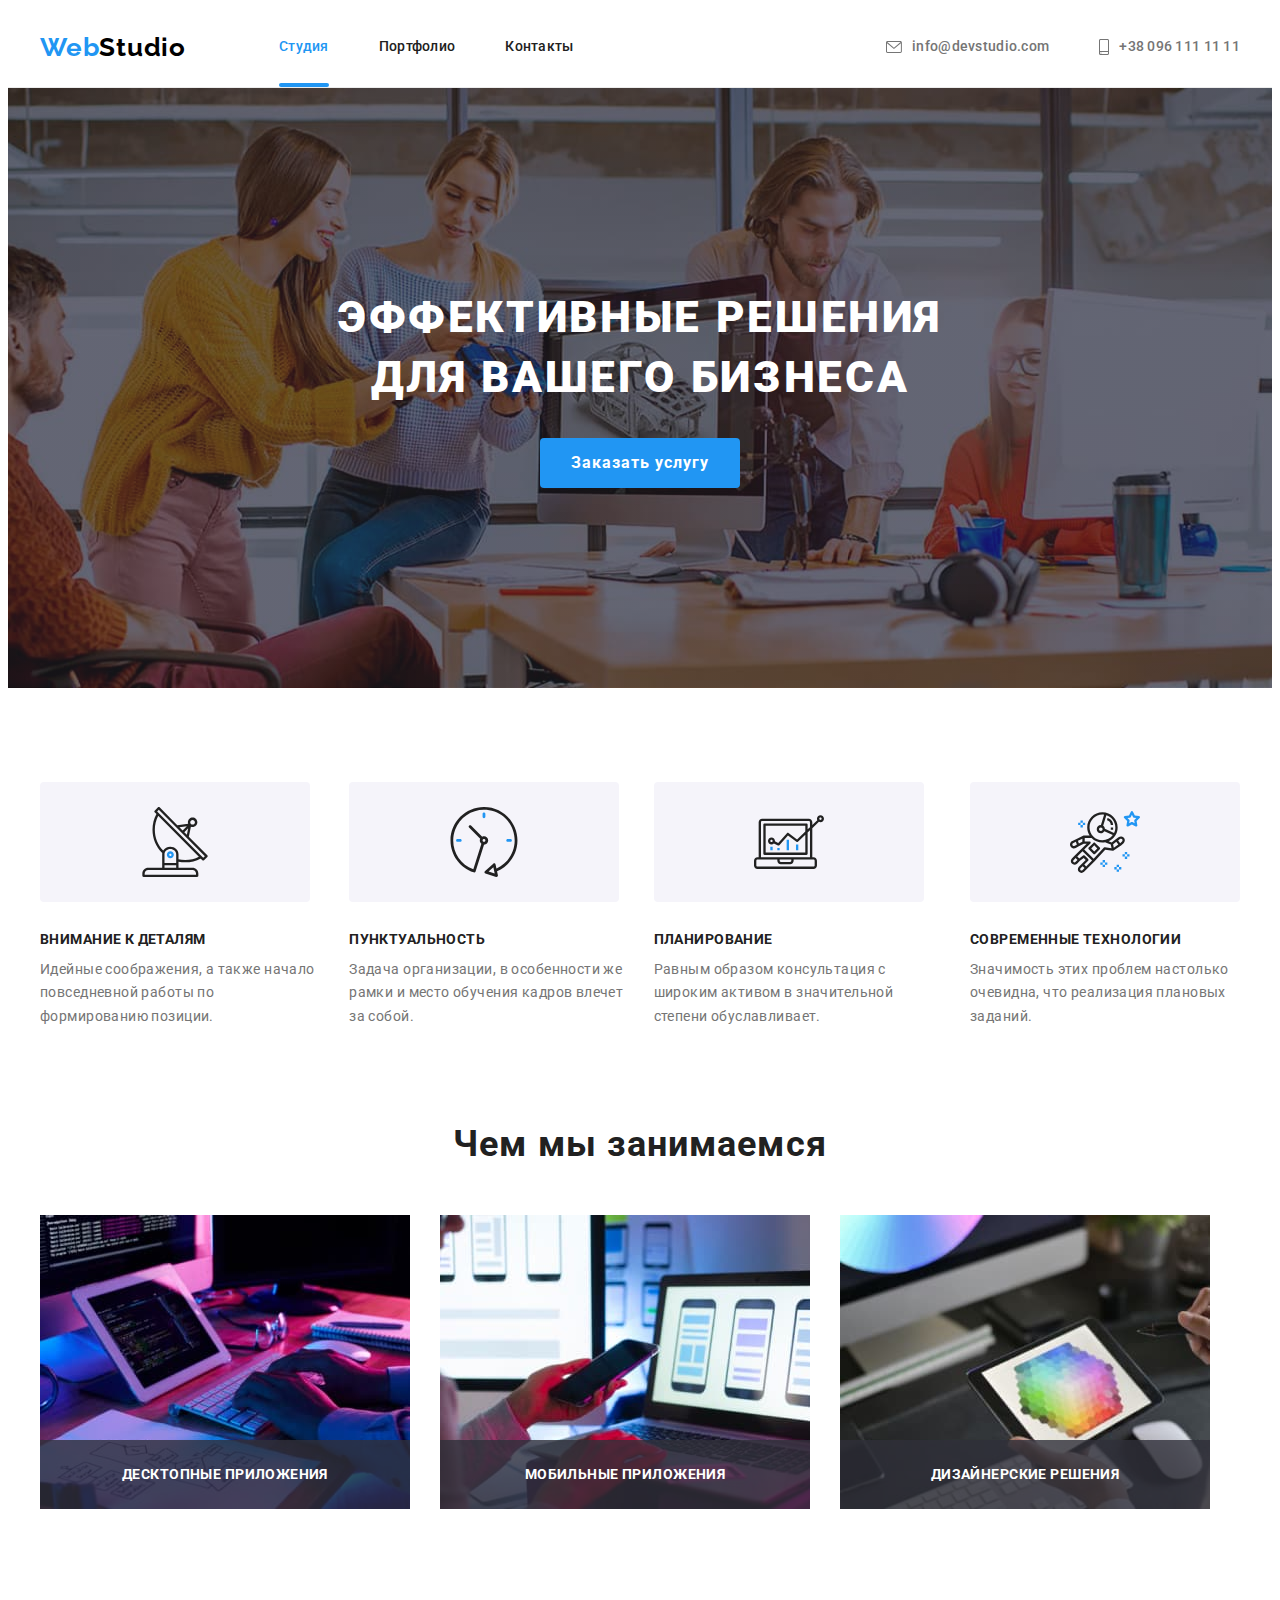
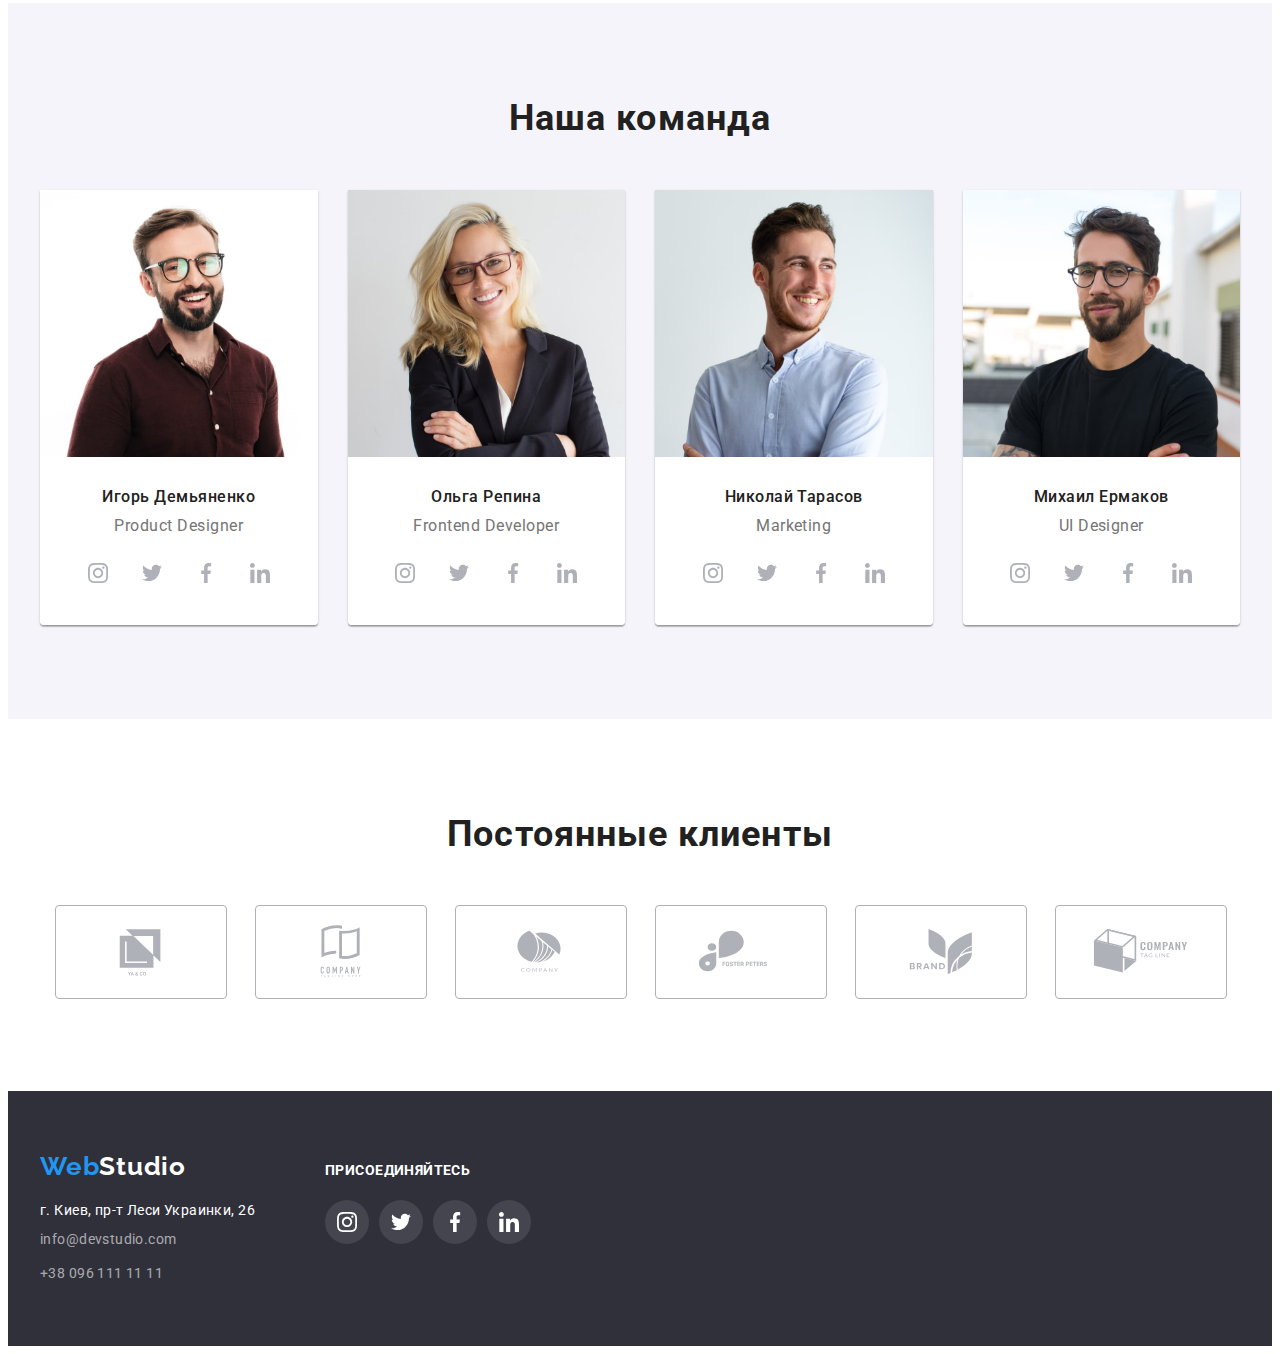
<file: index.html>
<!DOCTYPE html>
<html lang="ru">
<head>
    <meta charset="UTF-8">
    <meta http-equiv="X-UA-Compatible" content="IE=edge">
    <meta name="viewport" content="width=device-width, initial-scale=1.0">
    <link rel="preconnect" href="https://fonts.googleapis.com"> 
    <link rel="preconnect" href="https://fonts.gstatic.com" crossorigin> 
    <link href="https://fonts.googleapis.com/css2?family=Raleway:wght@700&family=Roboto:wght@400;500;700;900&display=swap" rel="stylesheet">
    
    <title>WebStudio</title>
    <link rel="stylesheet" href="https://cdnjs.cloudflare.com/ajax/libs/modern-normalize/1.1.0/modern-normalize.min.css" integrity="sha512-wpPYUAdjBVSE4KJnH1VR1HeZfpl1ub8YT/NKx4PuQ5NmX2tKuGu6U/JRp5y+Y8XG2tV+wKQpNHVUX03MfMFn9Q==" crossorigin="anonymous" referrerpolicy="no-referrer" />
    <link rel="stylesheet" href="./css/styles.css" >
</head>

<body>

    <!--Хедер-->
    <header class="header">
        <div class="container header-container">

            <nav class="header-nav">
                
                <a class="header-logo link" href="./index.html"><span class="header-logo-accent">Web</span>Studio</a>
                
                <ul class="header-list list">
                    <li class="header-item"><a class="header-link link current" href="./index.html">Студия</a></li>
                    <li class="header-item"><a class="header-link link" href="./portfolio.html">Портфолио</a></li>
                    <li class="header-item"><a class="header-link link" href="">Контакты</a></li>
                </ul> 
                    
            </nav>
            
            <ul class="header-contact-list list">
                    <li class="header-contact-item">
                        <a class="header-mail link" href="mailto:info@devstudio.com">
                            <svg class="contact-icon" width="16" height="12">
                                <use href="./images/icons.svg#icon-mail"></use>
                            </svg>info@devstudio.com
                        </a>
                    </li>
                    <li class="header-contact-item">
                        <a class="header-tel link" href="tel:+380961111111">
                            <svg class="contact-icon" width="10" height="16">
                                <use href="./images/icons.svg#icon-tel"></use>
                            </svg>+38 096 111 11 11
                        </a>
                    </li>
            </ul>
            
        </div>
    </header>
    
    <main>

        <!--Герой-->
        <section class="hero">
            <div class="container">
                <h1 class="hero-title">Эффективные решения для вашего бизнеса</h1>
                <button type="button" class="hero-btn" data-modal-open>Заказать услугу</button>
            </div>
        </section>
        

        <!--Наши преимущества-->
        <section class="benefits">
            <div class="container">
                <h2 class="visually-hidden">Наши приимущества</h2>

                <ul class="benefits-list list">
                    <li class="benefits-item">
                        <div class="benefits-box-icon">
                            <svg class="benefits-icon" width="70" height="70">
                                <use href="./images/icons.svg#icon-antenna"></use>
                            </svg>
                        </div>
                        <h3 class="benefits-item-title">Внимание к деталям</h3>

                        <p class="benefits-item-text">Идейные соображения, а также начало повседневной работы по формированию позиции.</p>
                    </li>
                    <li class="benefits-item">
                        <div class="benefits-box-icon">
                            <svg class="benefits-icon" width="70" height="70">
                                <use href="./images/icons.svg#icon-clock"></use>
                            </svg>
                        </div>
                        <h3 class="benefits-item-title">Пунктуальность</h3>
                    
                        <p class="benefits-item-text">Задача организации, в особенности же рамки и место обучения кадров влечет за собой.</p>
                    </li>
                    <li class="benefits-item">
                        <div class="benefits-box-icon">
                            <svg class="benefits-icon" width="70" height="70">
                                <use href="./images/icons.svg#icon-diagram"></use>
                            </svg>
                        </div>
                        <h3 class="benefits-item-title">Планирование</h3>
                    
                        <p class="benefits-item-text">Равным образом консультация с широким активом в значительной степени обуславливает.</p>
                    </li>
                    <li class="benefits-item">
                        <div class="benefits-box-icon">
                            <svg class="benefits-icon" width="70" height="70">
                                <use href="./images/icons.svg#icon-astronaut"></use>
                            </svg>
                        </div>
                        <h3 class="benefits-item-title">Современные технологии</h3>
                    
                        <p class="benefits-item-text">Значимость этих проблем настолько очевидна, что реализация плановых заданий.</p>
                    </li>
                </ul>
            </div>
        </section>

        <!--Чем мы занимаемся-->
        <section class="work">
            <div class="container">
                <h2 class="work-title">Чем мы занимаемся</h2>

                <ul class="work-list list">
                    <li class="work-item">
                        <div class="work-item-box">
                            <img src="./images/box-1.jpg" alt="разработка десктопных приложений" width="370">
                            <p class="work-item-text">Десктопные приложения</p>
                        </div>
                    </li>
                    <li class="work-item">
                        <div class="work-item-box">
                            <img src="./images/box-2.jpg" alt="разработка мобильных приложений" width="370">
                            <p class="work-item-text">Мобильные приложения</p>
                        </div>    
                    </li>
                    <li class="work-item">
                        <div class="work-item-box">
                            <img src="./images/box-3.jpg" alt="разработка дизайнерских решений" width="370">
                            <p class="work-item-text">Дизайнерские решения</p>
                        </div>    
                    </li>
                </ul>
            </div>
        </section>

        <!--Наша команда-->
        <section class="team">
            <div class="container">
                <h2 class="team-title">Наша команда</h2>
                <ul class="team-list list">
                    <li class="team-item">
                        <img src="./images/foto-1.jpg" alt="фото Игоря Демьяненко" width="270">
                        <div class="team-card">
                            <h3 class="team-item-title">Игорь Демьяненко</h3>
                            <p lang="en" class="team-item-text">Product Designer</p>
                            <ul class="team-soc-list list">
                                <li class="team-soc-item">
                                    <a href="" class="team-soc-link link">
                                        <svg class="team-soc-icon" width="20" height="20">
                                            <use href="./images/icons.svg#icon-instagram"></use>
                                        </svg>
                                    </a>
                                </li>
                                <li class="team-soc-item">
                                    <a href="" class="team-soc-link link">
                                        <svg class="team-soc-icon" width="20" height="20">
                                            <use href="./images/icons.svg#icon-twitter"></use>
                                        </svg>
                                    </a>
                                </li>
                                <li class="team-soc-item">
                                    <a href="" class="team-soc-link link">
                                        <svg class="team-soc-icon" width="20" height="20">
                                            <use href="./images/icons.svg#icon-facebook"></use>
                                        </svg>
                                    </a>
                                </li>
                                <li class="team-soc-item">
                                    <a href="" class="team-soc-link link">
                                        <svg class="team-soc-icon" width="20" height="20">
                                            <use href="./images/icons.svg#icon-linkedin"></use>
                                        </svg>
                                    </a>
                                </li>
                            </ul>
                        </div>
                    </li>
                    <li class="team-item">
                        <img src="./images/foto-2.jpg" alt="фото Ольги Репиной" width="270">
                        <div class="team-card">
                            <h3 class="team-item-title">Ольга Репина</h3>
                            <p lang="en" class="team-item-text">Frontend Developer</p>
                            <ul class="team-soc-list list">
                                <li class="team-soc-item">
                                    <a href="" class="team-soc-link link">
                                        <svg class="team-soc-icon" width="20" height="20">
                                            <use href="./images/icons.svg#icon-instagram"></use>
                                        </svg>
                                    </a>
                                </li>
                                <li class="team-soc-item">
                                    <a href="" class="team-soc-link link">
                                        <svg class="team-soc-icon" width="20" height="20">
                                            <use href="./images/icons.svg#icon-twitter"></use>
                                        </svg>
                                    </a>
                                </li>
                                <li class="team-soc-item">
                                    <a href="" class="team-soc-link link">
                                        <svg class="team-soc-icon" width="20" height="20">
                                            <use href="./images/icons.svg#icon-facebook"></use>
                                        </svg>
                                    </a>
                                </li>
                                <li class="team-soc-item">
                                    <a href="" class="team-soc-link link">
                                        <svg class="team-soc-icon" width="20" height="20">
                                            <use href="./images/icons.svg#icon-linkedin"></use>
                                        </svg>
                                    </a>
                                </li>
                            </ul>
                        </div>
                    </li>
                    <li class="team-item">
                        <img src="./images/foto-3.jpg" alt="фото Николая Тарасова" width="270">
                        <div class="team-card">
                            <h3 class="team-item-title">Николай Тарасов</h3>
                            <p lang="en" class="team-item-text">Marketing</p>
                            <ul class="team-soc-list list">
                                <li class="team-soc-item">
                                    <a href="" class="team-soc-link link">
                                        <svg class="team-soc-icon" width="20" height="20">
                                            <use href="./images/icons.svg#icon-instagram"></use>
                                        </svg>
                                    </a>
                                </li>
                                <li class="team-soc-item">
                                    <a href="" class="team-soc-link link">
                                        <svg class="team-soc-icon" width="20" height="20">
                                            <use href="./images/icons.svg#icon-twitter"></use>
                                        </svg>
                                    </a>
                                </li>
                                <li class="team-soc-item">
                                    <a href="" class="team-soc-link link">
                                        <svg class="team-soc-icon" width="20" height="20">
                                            <use href="./images/icons.svg#icon-facebook"></use>
                                        </svg>
                                    </a>
                                </li>
                                <li class="team-soc-item">
                                    <a href="" class="team-soc-link link">
                                        <svg class="team-soc-icon" width="20" height="20">
                                            <use href="./images/icons.svg#icon-linkedin"></use>
                                        </svg>
                                    </a>
                                </li>
                            </ul>
                        </div>
                    </li>
                    <li class="team-item">
                        <img src="./images/foto-4.jpg" alt="фото Михаила Ермакова" width="270">
                        <div class="team-card">
                            <h3 class="team-item-title">Михаил Ермаков</h3>
                            <p lang="en" class="team-item-text">UI Designer</p>
                            <ul class="team-soc-list list">
                                <li class="team-soc-item">
                                    <a href="" class="team-soc-link link">
                                        <svg class="team-soc-icon" width="20" height="20">
                                            <use href="./images/icons.svg#icon-instagram"></use>
                                        </svg>
                                    </a>
                                </li>
                                <li class="team-soc-item">
                                    <a href="" class="team-soc-link link">
                                        <svg class="team-soc-icon" width="20" height="20">
                                            <use href="./images/icons.svg#icon-twitter"></use>
                                        </svg>
                                    </a>
                                </li>
                                <li class="team-soc-item">
                                    <a href="" class="team-soc-link link">
                                        <svg class="team-soc-icon" width="20" height="20">
                                            <use href="./images/icons.svg#icon-facebook"></use>
                                        </svg>
                                    </a>
                                </li>
                                <li class="team-soc-item">
                                    <a href="" class="team-soc-link link">
                                        <svg class="team-soc-icon" width="20" height="20">
                                            <use href="./images/icons.svg#icon-linkedin"></use>
                                        </svg>
                                    </a>
                                </li>
                            </ul>
                        </div>
                    </li>
                </ul>
            </div>
        </section>

        <!--Постоянные клиенты-->
        <section class="clients">
            <div class="container">
                <h2 class="clients-title">Постоянные клиенты</h2>
                <ul class="clients-list list">
                    <li class="clients-list-item">
                        <a href="" class="clients-list-link">
                            <svg class="clients-icon" width="106" height="60">
                                <use href="./images/icons.svg#icon-client1"></use>
                            </svg>
                        </a>
                    </li>
                    <li class="clients-list-item">
                        <a href=""  class="clients-list-link">
                            <svg class="clients-icon" width="106" height="60">
                                <use href="./images/icons.svg#icon-client2"></use>
                            </svg>
                        </a>
                    </li>
                    <li class="clients-list-item">
                        <a href=""  class="clients-list-link">
                            <svg class="clients-icon" width="106" height="60">
                                <use href="./images/icons.svg#icon-client3"></use>
                            </svg>
                        </a>
                    </li>
                    <li class="clients-list-item">
                        <a href=""  class="clients-list-link">
                            <svg class="clients-icon" width="106" height="60">
                                <use href="./images/icons.svg#icon-client4"></use>
                            </svg>
                        </a>
                    </li>
                    <li class="clients-list-item">
                        <a href=""  class="clients-list-link">
                            <svg class="clients-icon" width="106" height="60">
                                <use href="./images/icons.svg#icon-client5"></use>
                            </svg>
                        </a>
                    </li>
                    <li class="clients-list-item">
                        <a href=""  class="clients-list-link">
                            <svg class="clients-icon" width="106" height="60">
                                <use href="./images/icons.svg#icon-client6"></use>
                            </svg>
                        </a>
                    </li>
                </ul>
            </div> 
        </section>
    </main>

    <!--Футер-->
    <footer class="footer">
        <div class="container footer-container">
            <div class="footer-address-box">
                <a class="footer-logo link" href="./index.html"><span class="footer-logo-accent">Web</span>Studio</a>

                <address class="address">
                    <ul class="address-list list">
                        <li class="address-item"><a class="address-link link" href="https://goo.gl/maps/ZwB9ssRZyBHwh2qP6" target="_blank" rel="noreferrer noopener nofollow">г. Киев, пр-т Леси Украинки, 26</a></li>
                        <li class="address-item"><a class="address-mail link" href="mailto:info@devstudio.com">info@devstudio.com</a></li>
                        <li class="address-item"><a class="address-tel link" href="tel:+380961111111">+38 096 111 11 11</a></li>
                    </ul>   
                </address>
            </div>
            <div class="footer-join-box">
                <h3 class="footer-join-tite">присоединяйтесь</h3>
                <ul class="footer-join-list list">
                    <li class="footer-join-item">
                        <a class="footer-join-link link">
                            <svg class="team-soc-icon" width="20" height="20">
                                <use href="./images/icons.svg#icon-instagram"></use>
                            </svg>
                        </a>
                    </li>
                    <li class="footer-join-item">
                        <a class="footer-join-link link">
                            <svg class="team-soc-icon" width="20" height="20">
                                <use href="./images/icons.svg#icon-twitter"></use>
                            </svg>
                        </a>
                    </li>
                    <li class="footer-join-item">
                        <a class="footer-join-link link">
                            <svg class="team-soc-icon" width="20" height="20">
                                <use href="./images/icons.svg#icon-facebook"></use>
                            </svg>
                        </a>
                    </li>
                    <li class="footer-join-item">
                        <a class="footer-join-link link">
                            <svg class="team-soc-icon" width="20" height="20">
                                <use href="./images/icons.svg#icon-linkedin"></use>
                            </svg>
                        </a>
                    </li>
                </ul>
            </div>
        </div>
    </footer>

    <div class="backdrop is-hidden" data-modal>
        <div class="modal">
            <button type="button" class="modal-close-btn" data-modal-close>
                <svg class="modal-close-icon" width="18" height="18">
                   <use href="./images/icons.svg#icon-close-modal"></use>
                </svg>
            </button>
        </div>
    </div>
    <script src="./js/modal.js"></script>
</body>
</html>
</file>
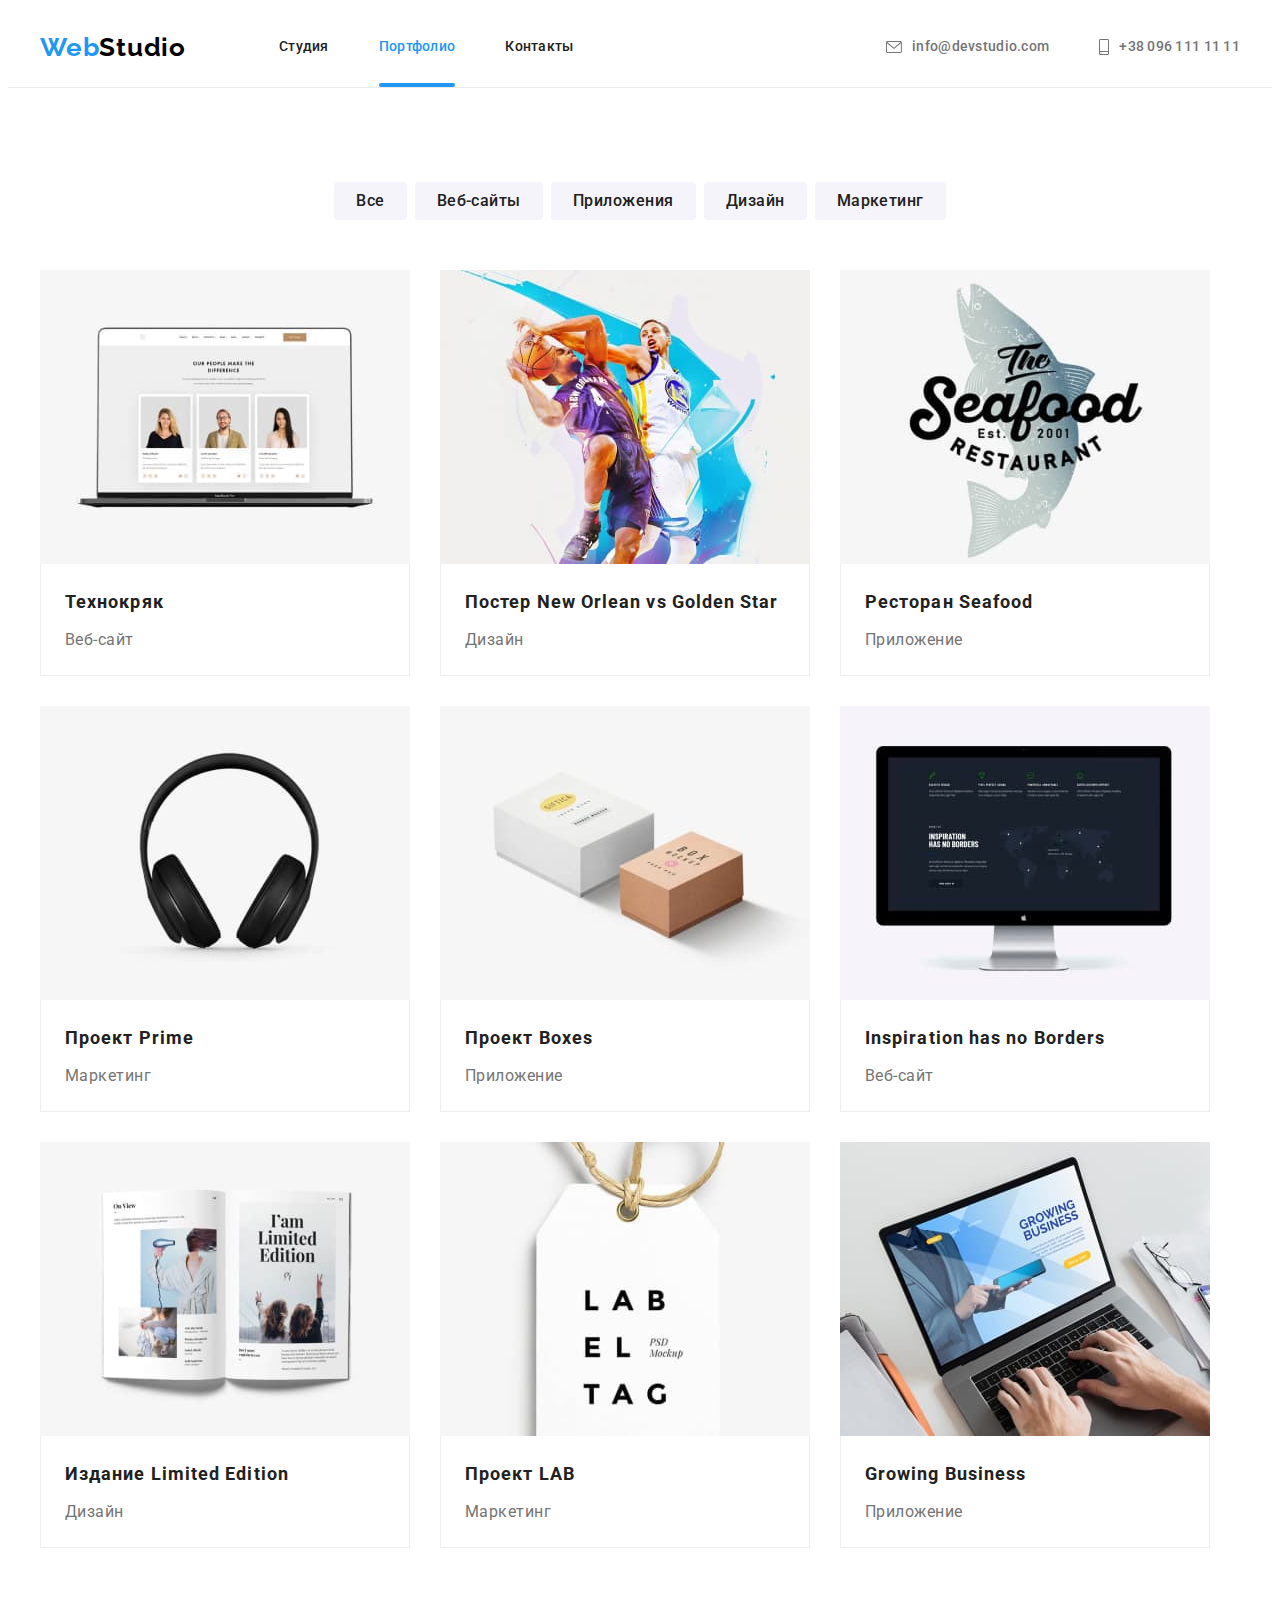
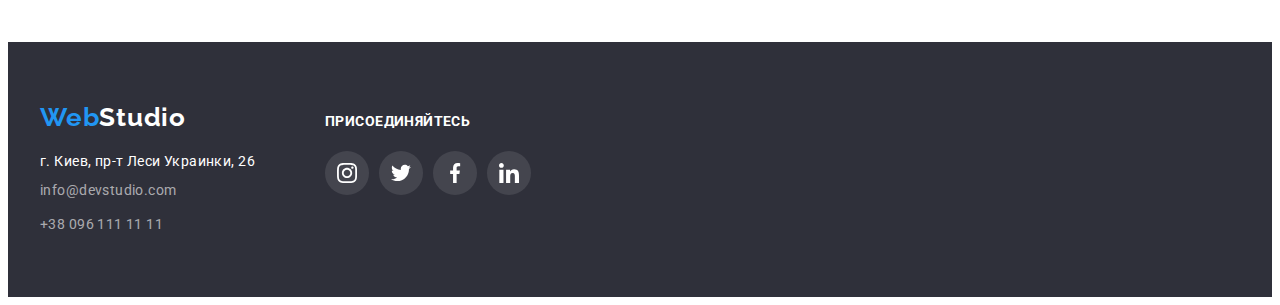
<file: portfolio.html>
<!DOCTYPE html>
<html lang="en">
<head>
    <meta charset="UTF-8">
    <meta http-equiv="X-UA-Compatible" content="IE=edge">
    <meta name="viewport" content="width=device-width, initial-scale=1.0">
    <link rel="preconnect" href="https://fonts.googleapis.com"> 
    <link rel="preconnect" href="https://fonts.gstatic.com" crossorigin> 
    <link href="https://fonts.googleapis.com/css2?family=Raleway:wght@700&family=Roboto:wght@400;500;700;900&display=swap" rel="stylesheet">
    
    <title>Portfolio</title>
    <link rel="stylesheet" href="https://cdnjs.cloudflare.com/ajax/libs/modern-normalize/1.1.0/modern-normalize.min.css" integrity="sha512-wpPYUAdjBVSE4KJnH1VR1HeZfpl1ub8YT/NKx4PuQ5NmX2tKuGu6U/JRp5y+Y8XG2tV+wKQpNHVUX03MfMFn9Q==" crossorigin="anonymous" referrerpolicy="no-referrer" />
    <link rel="stylesheet" href="./css/styles.css" >
</head>
<body>

    <!--Хедер-->
    <header class="header">
        <div class="container header-container">

            <nav class="header-nav">
                
                <a class="header-logo link" href="./index.html"><span class="header-logo-accent">Web</span>Studio</a>
                
                <ul class="header-list list">
                    <li class="header-item"><a class="header-link link" href="./index.html">Студия</a></li>
                    <li class="header-item"><a class="header-link link current" href="./portfolio.html">Портфолио</a></li>
                    <li class="header-item"><a class="header-link link" href="">Контакты</a></li>
                </ul> 
                    
            </nav>
            
            <ul class="header-contact-list list">
                    <li class="header-contact-item">
                        <a class="header-mail link" href="mailto:info@devstudio.com">
                            <svg class="contact-icon" width="16" height="12">
                                <use href="./images/icons.svg#icon-mail"></use>
                            </svg>info@devstudio.com
                        </a>
                    </li>
                    <li class="header-contact-item">
                        <a class="header-tel link" href="tel:+380961111111">
                            <svg class="contact-icon" width="10" height="16">
                                <use href="./images/icons.svg#icon-tel"></use>
                            </svg>+38 096 111 11 11
                        </a>
                    </li>
            </ul>
            
        </div>
    </header>
    
    <main>

        <!--Портфолио-->
        <section class="portfolio">
            <div class="container">

                <h1 class="visually-hidden">Портфолио</h1>

                <ul class="portfolio-filter-list list">
                    <li class="filter-item"><button type="button" class="filter-btn">Все</button></li>
                    <li class="filter-item"><button type="button" class="filter-btn">Веб-сайты</button></li>
                    <li class="filter-item"><button type="button" class="filter-btn">Приложения</button></li>
                    <li class="filter-item"><button type="button" class="filter-btn">Дизайн</button></li>
                    <li class="filter-item"><button type="button" class="filter-btn">Маркетинг</button></li>
                </ul>

                <ul class="portfolio-list list">
                    <li class="portfolio-item">
                        <a href="" class="portfolio-item-link link">
                            <div class="portfolio-picture-box">
                                <img src="./images/portfolio-1.jpg" alt="Образец веб-сайта" width="370">
                                <p class="portfolio-box-text">Ресурс предлагает комплексные предложения с разным уровнем функционала и сервисов. Все это позволит посетителю получить исчерпывающие сведения о компании или частном лице.</p>
                            </div>
                            <div class="portfolio-card">
                                <h2 class="portfolio-item-title">Технокряк</h2>
                                <p class="portfolio-item-text">Веб-сайт</p>
                            </div>
                        </a>
                    </li>
                    <li class="portfolio-item">
                        <a href="" class="portfolio-item-link link">
                            <div class="portfolio-picture-box">
                                <img src="./images/portfolio-2.jpg" alt="Образец дизайна" width="370">
                                <p class="portfolio-box-text">Ресурс предлагает комплексные предложения с разным уровнем функционала и сервисов. Все это позволит посетителю получить исчерпывающие сведения о компании или частном лице.</p>
                            </div>
                            <div class="portfolio-card">
                                <h2 class="portfolio-item-title">Постер <span lang="en">New Orlean vs Golden Star</span></h2>
                                <p class="portfolio-item-text">Дизайн</p>
                            </div>
                        </a>
                    </li>
                    <li class="portfolio-item">
                        <a href="" class="portfolio-item-link link">
                            <div class="portfolio-picture-box">
                                <img src="./images/portfolio-3.jpg" alt="Образец приложения" width="370">
                                <p class="portfolio-box-text">Ресурс предлагает комплексные предложения с разным уровнем функционала и сервисов. Все это позволит посетителю получить исчерпывающие сведения о компании или частном лице.</p>
                            </div>
                            <div class="portfolio-card">
                                <h2 class="portfolio-item-title">Ресторан <span lang="en">Seafood</span></h2>
                                <p class="portfolio-item-text">Приложение</p>
                            </div>
                        </a>
                    </li>
                    <li class="portfolio-item">
                        <a href="" class="portfolio-item-link link">
                            <div class="portfolio-picture-box">
                                <img src="./images/portfolio-4.jpg" alt="Образец маркетинга" width="370">
                                <p class="portfolio-box-text">Ресурс предлагает комплексные предложения с разным уровнем функционала и сервисов. Все это позволит посетителю получить исчерпывающие сведения о компании или частном лице.</p>
                            </div>
                            <div class="portfolio-card">
                                <h2 class="portfolio-item-title">Проект <span lang="en">Prime</span></h2>
                                <p class="portfolio-item-text">Маркетинг</p>
                            </div>
                        </a>
                    </li>
                    <li class="portfolio-item">
                        <a href="" class="portfolio-item-link link">
                            <div class="portfolio-picture-box">
                                <img src="./images/portfolio-5.jpg" alt="Образец приложения" width="370">
                                <p class="portfolio-box-text">Ресурс предлагает комплексные предложения с разным уровнем функционала и сервисов. Все это позволит посетителю получить исчерпывающие сведения о компании или частном лице.</p>
                            </div>
                            <div class="portfolio-card">
                                <h2 class="portfolio-item-title">Проект <span lang="en">Boxes</span></h2>
                                <p class="portfolio-item-text">Приложение</p>
                            </div>
                        </a>
                    </li>
                    <li class="portfolio-item">
                        <a href="" class="portfolio-item-link link">
                            <div class="portfolio-picture-box">
                                <img src="./images/portfolio-6.jpg" alt="Образец веб-сайта" width="370">
                                <p class="portfolio-box-text">Ресурс предлагает комплексные предложения с разным уровнем функционала и сервисов. Все это позволит посетителю получить исчерпывающие сведения о компании или частном лице.</p>
                            </div>
                            <div class="portfolio-card">
                                <h2 lang="en" class="portfolio-item-title">Inspiration has no Borders</h2>
                                <p class="portfolio-item-text">Веб-сайт</p>
                            </div>
                        </a>
                    </li>
                    <li class="portfolio-item">
                        <a href="" class="portfolio-item-link link">
                            <div class="portfolio-picture-box">
                                <img src="./images/portfolio-7.jpg" alt="Образец дизайна" width="370">
                                <p class="portfolio-box-text">Ресурс предлагает комплексные предложения с разным уровнем функционала и сервисов. Все это позволит посетителю получить исчерпывающие сведения о компании или частном лице.</p>
                            </div>
                            <div class="portfolio-card">
                                <h2 class="portfolio-item-title">Издание <span lang="en">Limited Edition</span></h2>
                                <p class="portfolio-item-text">Дизайн</p>
                            </div>
                        </a>
                    </li>
                    <li class="portfolio-item">
                        <a href="" class="portfolio-item-link link">
                            <div class="portfolio-picture-box">
                                <img src="./images/portfolio-8.jpg" alt="Образец маркетинга" width="370">
                                <p class="portfolio-box-text">Ресурс предлагает комплексные предложения с разным уровнем функционала и сервисов. Все это позволит посетителю получить исчерпывающие сведения о компании или частном лице.</p>
                            </div>
                            <div class="portfolio-card">
                                <h2 class="portfolio-item-title">Проект <span lang="en">LAB</span></h2>
                                <p class="portfolio-item-text">Маркетинг</p>
                            </div>
                        </a>
                    </li>
                    <li class="portfolio-item">
                        <a href="" class="portfolio-item-link link">
                            <div class="portfolio-picture-box">
                                <img src="./images/portfolio-9.jpg" alt="Образец приложения" width="370">
                                <p class="portfolio-box-text">Ресурс предлагает комплексные предложения с разным уровнем функционала и сервисов. Все это позволит посетителю получить исчерпывающие сведения о компании или частном лице.</p>
                            </div>
                            <div class="portfolio-card">
                                <h2 lang="en" class="portfolio-item-title">Growing Business</h2>
                                <p class="portfolio-item-text">Приложение</p>
                            </div>
                        </a>
                    </li>
                </ul>
            </div>
        </section>
    </main>

    <!--Футер-->
    <footer class="footer">
        <div class="container footer-container">
            <div class="footer-address-box">
                <a class="footer-logo link" href="./index.html"><span class="footer-logo-accent">Web</span>Studio</a>

                <address class="address">
                    <ul class="address-list list">
                        <li class="address-item"><a class="address-link link" href="https://goo.gl/maps/ZwB9ssRZyBHwh2qP6" target="_blank" rel="noreferrer noopener nofollow">г. Киев, пр-т Леси Украинки, 26</a></li>
                        <li class="address-item"><a class="address-mail link" href="mailto:info@devstudio.com">info@devstudio.com</a></li>
                        <li class="address-item"><a class="address-tel link" href="tel:+380961111111">+38 096 111 11 11</a></li>
                    </ul>   
                </address>
            </div>
            <div class="footer-join-box">
                <h3 class="footer-join-tite">присоединяйтесь</h3>
                <ul class="footer-join-list list">
                    <li class="footer-join-item">
                        <a class="footer-join-link link">
                            <svg class="team-soc-icon" width="20" height="20">
                                <use href="./images/icons.svg#icon-instagram"></use>
                            </svg>
                        </a>
                    </li>
                    <li class="footer-join-item">
                        <a class="footer-join-link link">
                            <svg class="team-soc-icon" width="20" height="20">
                                <use href="./images/icons.svg#icon-twitter"></use>
                            </svg>
                        </a>
                    </li>
                    <li class="footer-join-item">
                        <a class="footer-join-link link">
                            <svg class="team-soc-icon" width="20" height="20">
                                <use href="./images/icons.svg#icon-facebook"></use>
                            </svg>
                        </a>
                    </li>
                    <li class="footer-join-item">
                        <a class="footer-join-link link">
                            <svg class="team-soc-icon" width="20" height="20">
                                <use href="./images/icons.svg#icon-linkedin"></use>
                            </svg>
                        </a>
                    </li>
                </ul>
            </div>
        </div>
    </footer>
</body>
</html>
</file>
<file: css/styles.css>
:root {
    --main-text-color: #212121;
    --second-text-color: #757575;
    --third-text-color: #FFFFFF;
    --accent-color: #2196F3;  
}

p,
h1,
h2,
h3,
h4,
h5,
h6 {
  margin: 0;
}

ul{
  margin: 0;
  padding-left: 0;
}

img {
    display: block;
    width:100%; 
    height:auto;
}

body {
    font-family: "Roboto", sans-serif;
}

.container {
  width: 1200px;
  margin: 0 auto;
  padding-left: 15px;
  padding-right: 15px;
}

.list {
    list-style: none;
}

.link {
    text-decoration: none;
    display: block;
    cursor: pointer;
}

.visually-hidden {
    position: absolute;
    white-space: nowrap;
    width: 1px;
    height: 1px;
    overflow: hidden;
    border: 0;
    padding: 0;
    clip: rect(0 0 0 0);
    clip-path: inset(50%);
    margin: -1px;
}

/*-----Хедер-----*/
.header {
    background-color: var(--third-text-color);
    padding-top: 24px;
    padding-bottom: 24px;
    border-bottom: 1px solid #ECECEC;
}

    
.header-logo {
    font-family: 'Raleway';
    font-weight: 700;
    font-size: 26px;
    line-height: 1.19;
    letter-spacing: 0.03em;
    color: #000000;

    margin-right: 93px;
}

.header-logo-accent {
    color:var(--accent-color);
}

.header-list {
    display: flex;
}
.header-contact-list {
    display: flex;
    margin-left: auto;
}

.header-nav {
    display: flex;
    align-items: center;
}
.header-container {
    display: flex;
    align-items: center;
}
.header-item:not(:last-child) {
    margin-right: 50px ;
}
.header-contact-item:not(:last-child) {
    margin-right: 50px ;
}

.header-link {
    font-weight: 500;
    font-size: 14px;
    line-height: 1.14;
    letter-spacing: 0.02em;
    color: var(--main-text-color);

    position: relative;

    transition: color 250ms cubic-bezier(0.4, 0, 0.2, 1);
}
.header-mail, .header-tel {
    font-weight: 500;
    font-size: 14px;
    line-height: 1.14;
    letter-spacing: 0.02em;
    color: var(--second-text-color);

    display: flex;
    align-items: center;

    transition: color 250ms cubic-bezier(0.4, 0, 0.2, 1);
}
.header-link:hover,
.header-link:focus,
.header-mail:hover,
.header-mail:focus,
.header-tel:hover,
.header-tel:focus {
    color:var(--accent-color)
}
.header-link.current {
    color: var(--accent-color);
}
.header-link.current::after {
    content: "";
    position: absolute;
    width: 100%;
    height: 4px;
    background-color: var(--accent-color);
    border-radius: 2px;
    left: 0;
    bottom: -32px;
}

.contact-icon {
    margin-right: 10px;
    fill: currentColor;
    

}

/*-----Герой-----*/

.hero {
    background-color: #C4C4C4;
    padding-top: 200px;
    padding-bottom: 200px;
    text-align: center;
    background-image: linear-gradient(rgba(47, 48, 58, 0.4),rgba(47, 48, 58, 0.4)), url(../images/hero-bg.jpg);
    max-width: 1600px;
    background-repeat: no-repeat;
    background-position: center;
    background-size: cover;
}
.hero-title {
    font-weight: 900;
    font-size: 44px;
    line-height: 1.36;
    text-align: center;
    letter-spacing: 0.06em;
    text-transform: uppercase;
    color: var(--third-text-color);
    margin-bottom: 30px;
    width: 696px;
    margin-left: auto;
    margin-right: auto;
}
.hero-btn {
    font-family: inherit;
    font-weight: 700;
    font-size: 16px;
    line-height: 1.88;
    text-align: center;
    letter-spacing: 0.06em;
    color: var(--third-text-color);
    background-color: var(--accent-color);
    cursor: pointer;
    min-width: 200px;
    height: 50px;
    padding: 0;
    border: 0;
    border-radius: 4px;

    transition: background-color 250ms cubic-bezier(0.4, 0, 0.2, 1);
}
.hero-btn:hover,
.hero-btn:focus {
    background-color: #188CE8;
}

/*-----Наши преимущества-----*/

.benefits {
    background-color: var(--third-text-color);
    padding-top: 94px;
    padding-bottom: 47px;
}

.benefits-item-title {
    font-size: 14px;
    line-height: 1.14;
    letter-spacing: 0.03em;
    text-transform: uppercase;
    color: var(--main-text-color);
    margin-bottom: 10px;
}
.benefits-item-text {
    font-size: 14px;
    line-height: 1.71;
    letter-spacing: 0.03em;
    color: var(--second-text-color);
}
.benefits-list {
    display: flex;}

.benefits-item {
    min-width: 270px;
}

.benefits-item:not(:last-child) {
    margin-right: 30px;
}
.benefits-box-icon {
    background-color: #F5F4FA;
    width: 270px;
    height: 120px;
    border-radius: 4px;
    margin-bottom: 30px;
    display: flex;
    justify-content: center;
    align-items: center;
}

/*-----Чем мы занимаемся-----*/

.work {
    background-color: var(--third-text-color);
    padding-top: 47px;
    padding-bottom: 94px;
}

.work-title {
    font-size: 36px;
    line-height: 1.17;
    text-align: center;
    letter-spacing: 0.03em;
    color: var(--main-text-color);
    margin-bottom: 50px;
}
.work-list {
    display: flex;
}
.work-item:not(:last-child) {
    margin-right: 30px;
}
.work-item-box {
    position: relative;
}
.work-item-text {
    font-weight: 700;
    font-size: 14px;
    line-height: 1.14;
    text-align: center;
    letter-spacing: 0.03em;
    text-transform: uppercase;
    color:var(--third-text-color);
    padding-top: 27px;
    padding-bottom: 27px;

    position: absolute;
    bottom: 0;
    background-color: rgba(47, 48, 58, 0.8);
    width: 100%;
}


/*-----Наша команда-----*/

.team {
    background-color: #F5F4FA;
    padding-top: 94px;
    padding-bottom: 94px;
}

.team-title {
    margin-bottom: 50px;

    font-size: 36px;
    line-height: 1.17;
    text-align: center;
    letter-spacing: 0.03em;
    color:var(--main-text-color);
}
.team-list {
    display: flex;
}
.team-item:not(:last-child) {
    margin-right: 30px;
}
.team-item {
    background-color: var(--third-text-color);
    border-radius: 0px 0px 4px 4px;
    box-shadow: 0px 1px 3px rgba(0, 0, 0, 0.12), 0px 1px 1px rgba(0, 0, 0, 0.14), 0px 2px 1px rgba(0, 0, 0, 0.2);
}

.team-card {
    background-color: var(--third-text-color);
    padding-top: 30px;
    padding-bottom: 30px;
    text-align: center;
    border-radius: inherit;
}

.team-item-title {
    font-weight: 500;
    font-size: 16px;
    line-height: 1.19;
    text-align: center;
    letter-spacing: 0.03em;
    color: var(--main-text-color);
    margin-bottom: 10px;
}
.team-item-text {
    font-size: 16px;
    line-height: 1.19;
    text-align: center;
    letter-spacing: 0.03em;
    color: var(--second-text-color);
    margin-bottom: 16px;
}
.team-soc-list {
    display: flex;
    justify-content: center;
}

.team-soc-item {
    width: 44px;
    height: 44px;
    margin-right: 10px;
}

.team-soc-item:last-child {
    margin-right: 0;
}

.team-soc-link {
    width: 100%;
    height: 100%;
    background-color: var(--third-text-color);
    border-radius: 50%;
    display: flex;
    align-items: center;
    justify-content: center;
    fill: #AFB1B8;

    transition-property: background-color, fill;
    transition-duration: 250ms;
    transition-timing-function: cubic-bezier(0.4, 0, 0.2, 1);
}

.team-soc-link:hover,
.team-soc-link:focus {
    background-color: var(--accent-color);
    fill: var(--third-text-color);
}

/*-----Постоянные клиенты-----*/

.clients {
    padding-top: 94px;
    padding-bottom: 94px;
}
.clients-title {
    margin-bottom: 50px;

    font-size: 36px;
    line-height: 1.17;
    text-align: center;
    letter-spacing: 0.03em;
    color:var(--main-text-color);
}
.clients-list {
    display: flex;
    justify-content: center;
}
.clients-list-item {
    width: 170px;
    height: 92px;
    margin-right: 30px;
}
.clients-list-item:last-child {
    margin-right: 0;
}
.clients-list-link {
    width: 100%;
    height: 100%;
    border: 1px solid #AFB1B8;
    border-radius: 4px;
    display: flex;
    align-items: center;
    justify-content: center;
    fill: #AFB1B8;

    transition-property: border, fill;
    transition-duration: 250ms;
    transition-timing-function: cubic-bezier(0.4, 0, 0.2, 1);


}
.clients-list-link:hover,
.clients-list-link:focus {
    border: 1px solid var(--accent-color);
    fill: var(--accent-color);
}
/*-----Футер-----*/

.footer {
    background-color: #2F303A;
    padding-top: 60px;
    padding-bottom: 60px;
}
.footer-logo {
    font-family: 'Raleway';
    font-weight: 700;
    font-size: 26px;
    line-height: 1.19;
    letter-spacing: 0.03em;
    color: var(--third-text-color);
    margin-bottom: 20px;
}
.address-item:not(:last-child) {
    margin-bottom: 10px;
}

.footer-logo-accent {
    color: var(--accent-color);
}
.address-link {
    font-style: normal;
    font-weight: 400;
    font-size: 14px;
    line-height: 1.17;
    letter-spacing: 0.03em;
    color: var(--third-text-color);

    transition: color 250ms cubic-bezier(0.4, 0, 0.2, 1);
}
.address-mail,
.address-tel {
    font-style: normal;
    font-weight: 400;
    font-size: 14px;
    line-height: 1.71;
    letter-spacing: 0.03em;
    color: rgba(255, 255, 255, 0.6);

    transition: color 250ms cubic-bezier(0.4, 0, 0.2, 1);
}
.address-link:hover,
.address-link:focus,
.address-mail:hover,
.address-mail:focus,
.address-tel:hover,
.address-tel:focus {
    color: var(--accent-color);
}
.footer-container {
    display: flex;
    align-items: baseline
}
.footer-address-box {
    margin-right: 70px;
}

.footer-join-tite {
    font-size: 14px;
    line-height: 1.34;
    letter-spacing: 0.03em;
    text-transform: uppercase;
    color: var(--third-text-color);
    margin-bottom: 20px;
}
.footer-join-list {
  display: flex;
  justify-content: center;
}

.footer-join-item {
  width: 44px;
  height: 44px;
  margin-right: 10px;
}

.footer-join-item:last-child {
  margin-right: 0;
}

.footer-join-link {
  width: 100%;
  height: 100%;
  background-color: rgba(255, 255, 255, 0.1);
  border-radius: 50%;
  display: flex;
  align-items: center;
  justify-content: center;
  fill:var(--third-text-color);

  transition: background-color 250ms cubic-bezier(0.4, 0, 0.2, 1);
}

.footer-join-link:hover,
.footer-join-link:focus {
  background-color: var(--accent-color);
}


/*-----Портфолио-----*/

.portfolio {
    padding-top: 94px;
    padding-bottom: 94px;
}

.filter-btn {
    font-family: inherit;
    font-weight: 500;
    font-size: 16px;
    line-height: 1.62;
    text-align: center;
    letter-spacing: 0.03em;
    color: var(--main-text-color);
    background-color: #F5F4FA;
    cursor: pointer;
    padding: 6px 22px;
    border-radius: 4px;
    border: 0;

    transition-property: color, background-color, box-shadow;
    transition-duration: 250ms;
    transition-timing-function: cubic-bezier(0.4, 0, 0.2, 1);
}

.filter-btn:hover,
.filter-btn:focus {
    color: var(--third-text-color);
    background-color: var(--accent-color);
    box-shadow: 0px 3px 1px rgba(0, 0, 0, 0.1), 0px 1px 2px rgba(0, 0, 0, 0.08), 0px 2px 2px rgba(0, 0, 0, 0.12);
}
.portfolio-filter-list {
    display: flex;
    justify-content: center;
    margin-bottom: 50px;
}
.filter-item:not(:last-child) {
    margin-right: 8px;
}

.portfolio-item-title {
    font-size: 18px;
    line-height: 2;
    letter-spacing: 0.06em;
    color: var(--main-text-color);
    margin-bottom: 5px;
}
.portfolio-item-text {
    font-size: 16px;
    line-height: 1.88;
    letter-spacing: 0.03em;
    color:var(--second-text-color);
}
.portfolio-list {
    display: flex;
    flex-wrap: wrap;
    margin: -15px;
}
.portfolio-item {
    margin: 15px;
}
.portfolio-item-link {
    transition: filter 250ms cubic-bezier(0.4, 0, 0.2, 1);
}

.portfolio-item-link:hover,
.portfolio-item-link:focus {
    filter: drop-shadow(0px 4px 4px rgba(0, 0, 0, 0.25));
}

.portfolio-card {
    background-color: var(--third-text-color);
    padding: 20px 24px;
    text-align: left;
    border-left: 1px solid #EEEEEE;
    border-right: 1px solid #EEEEEE;
    border-bottom: 1px solid #EEEEEE;
}

.portfolio-picture-box {
    position: relative;
    overflow: hidden;
}

.portfolio-box-text {
    font-weight: 400;
    font-size: 18px;
    line-height: 1.56;
    letter-spacing: 0.03em;
    color:var(--third-text-color);
    background-color:rgba(33, 150, 243, 0.9);

    padding: 63px 24px;

    position: absolute;
    top: 0;
    width: 100%;
    height: 100%;
    transform: translateY(100%);
    transition: transform 250ms cubic-bezier(0.4, 0, 0.2, 1);
    
}
.portfolio-item-link:hover .portfolio-box-text{
    transform: translateY(0);
}
.portfolio-item-link:focus .portfolio-box-text{
    transform: translateY(0);
}

/*---------Модальное окно---------*/

.backdrop {
    width: 100vw;
    height: 100vh;
    background-color: rgba(0, 0, 0, 0.2);
    position: fixed;
    top: 0;

    transition-property: opacity, visibility;
    transition-duration: 250ms;
    transition-timing-function: cubic-bezier(0.4, 0, 0.2, 1);
}

.backdrop.is-hidden .modal {
    transform: translate(-50%,-50%) scale(0) skew(90deg);
}

.modal {
    width: 528px;
    min-height: 581px;
    background-color: var(--third-text-color);
    border-radius: 4px;
    box-shadow: 0px 1px 3px rgba(0, 0, 0, 0.12), 0px 1px 1px rgba(0, 0, 0, 0.14), 0px 2px 1px rgba(0, 0, 0, 0.2);
    position: absolute;
    top: 50%;
    left: 50%;
    transform: translate(-50%,-50%) scale(1) skew(0);
    transition: transform 250ms cubic-bezier(0.4, 0, 0.2, 1);
}
.modal-close-btn {
    width: 30px;
    height: 30px;
    border: 1px solid rgba(0, 0, 0, 0.1);
    background-color: var(--third-text-color);
    border-radius: 50%;

    position: absolute;
    top: 8px;
    right: 8px;

    display: flex;
    align-items: center;
    justify-content: center;
}

.is-hidden {
    visibility: hidden;
    opacity: 0;
    pointer-events: none;
}
</file>
